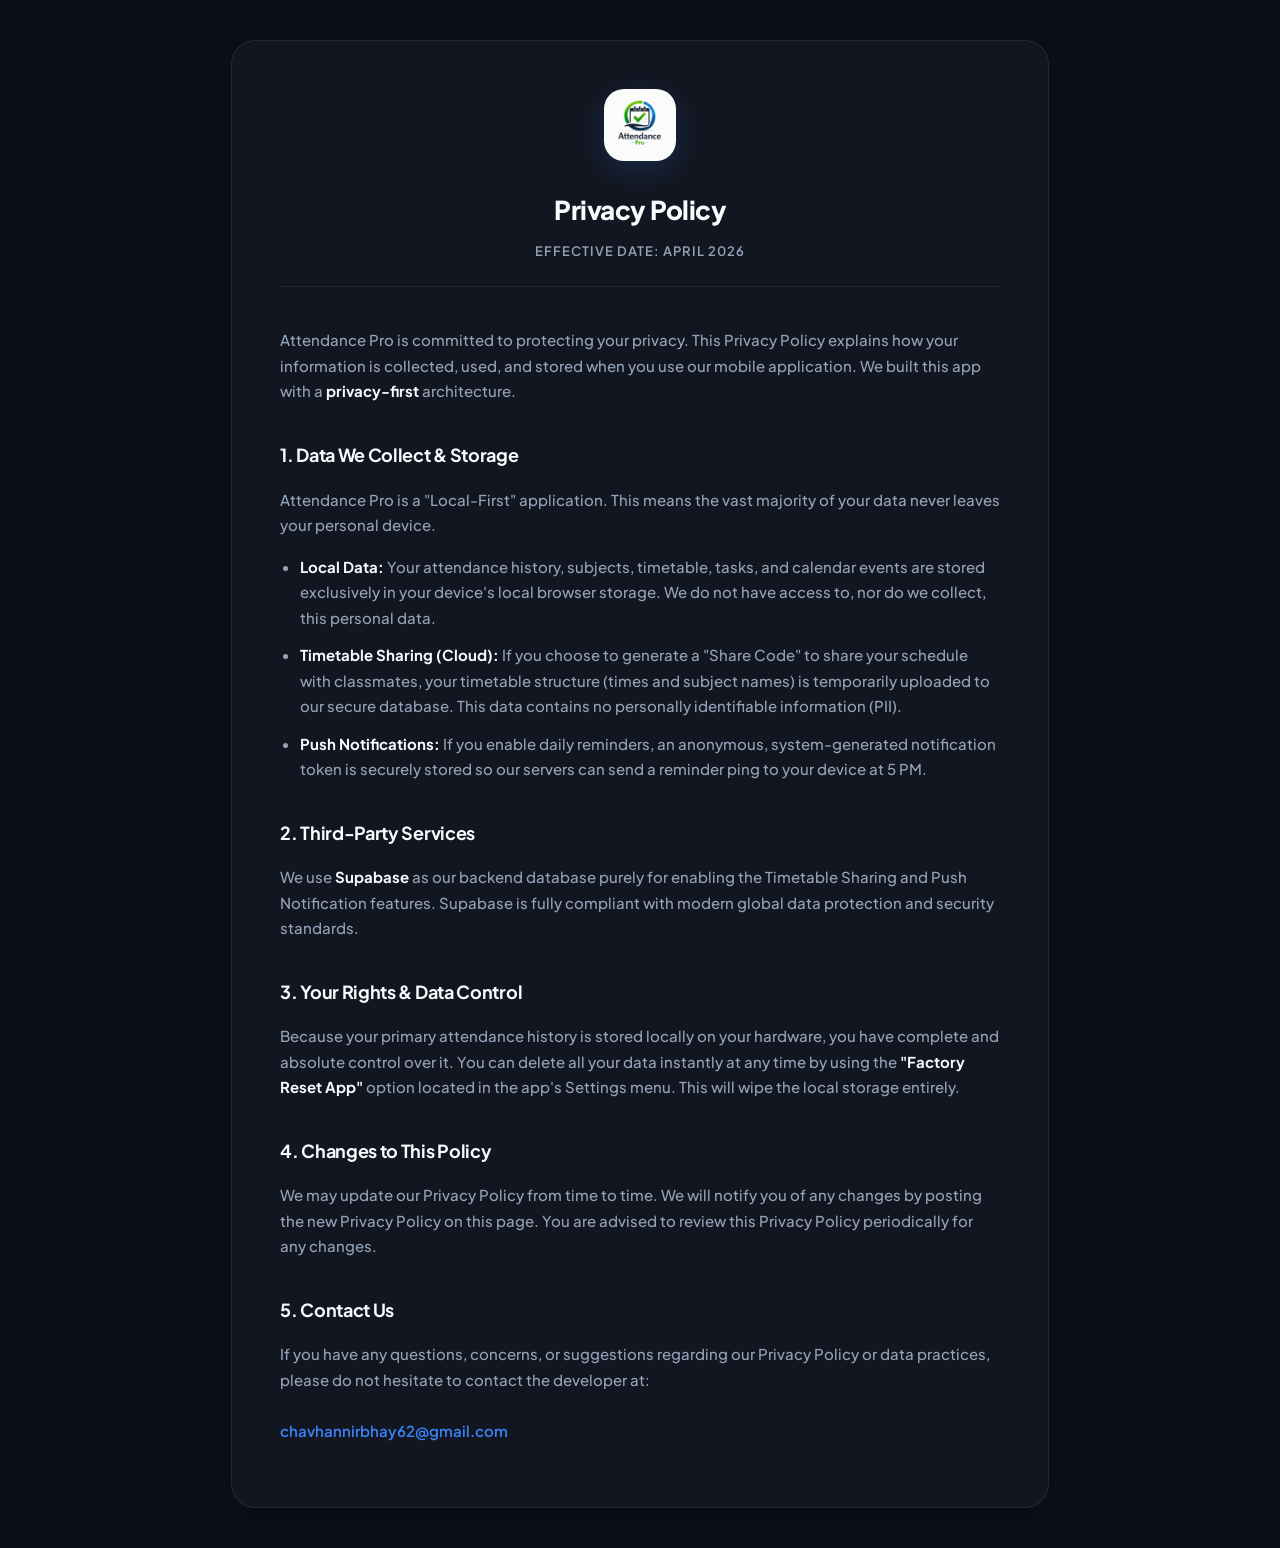
<file: privacy.html>
<!DOCTYPE html>
<html lang="en">
<head>
    <meta charset="UTF-8">
    <meta name="viewport" content="width=device-width, initial-scale=1.0, maximum-scale=1.0, user-scalable=no, viewport-fit=cover">
    <title>Privacy Policy - Attendance Pro</title>
    
    <link rel="preconnect" href="https://fonts.googleapis.com">
    <link rel="preconnect" href="https://fonts.gstatic.com" crossorigin>
    <link href="https://fonts.googleapis.com/css2?family=Plus+Jakarta+Sans:wght@400;500;600;700;800&display=swap" rel="stylesheet">

    <style>
        :root {
            /* Attendance Pro Palette */
            --bg-color: #0B0F19;
            --surface: rgba(255, 255, 255, 0.03);
            --text-main: #f8fafc;
            --text-muted: #94a3b8;
            --border-color: rgba(255, 255, 255, 0.08);
            --accent: #3b82f6;
        }

        body {
            font-family: 'Plus Jakarta Sans', -apple-system, BlinkMacSystemFont, sans-serif;
            background-color: var(--bg-color);
            color: var(--text-muted);
            line-height: 1.7;
            margin: 0;
            padding: 40px 20px;
            -webkit-font-smoothing: antialiased;
        }

        .container {
            max-width: 720px;
            margin: 0 auto;
            background: var(--surface);
            border: 1px solid var(--border-color);
            border-radius: 24px;
            padding: 48px;
            box-shadow: 0 10px 40px rgba(0,0,0,0.2);
        }

        .header-container {
            text-align: center;
            margin-bottom: 40px;
            padding-bottom: 24px;
            border-bottom: 1px solid var(--border-color);
        }

        .logo {
            width: 72px;
            height: 72px;
            border-radius: 20px;
            margin-bottom: 20px;
            box-shadow: 0 8px 30px rgba(59,130,246,0.2);
        }

        h1 {
            color: var(--text-main);
            font-size: 26px;
            font-weight: 800;
            margin: 0 0 8px 0;
            letter-spacing: -0.5px;
        }

        h2 {
            color: var(--text-main);
            font-size: 18px;
            font-weight: 700;
            margin: 36px 0 16px 0;
            letter-spacing: -0.3px;
        }

        .subtitle {
            font-size: 13px;
            font-weight: 600;
            color: var(--text-muted);
            margin: 0;
            text-transform: uppercase;
            letter-spacing: 1px;
        }

        p, li {
            font-size: 15px;
            margin-bottom: 16px;
            color: var(--text-muted);
            font-weight: 500;
        }

        ul {
            padding-left: 20px;
            margin-bottom: 24px;
        }

        li {
            margin-bottom: 12px;
        }

        strong {
            color: var(--text-main);
            font-weight: 700;
        }

        a {
            color: var(--accent);
            text-decoration: none;
            font-weight: 600;
            transition: opacity 0.2s;
        }

        a:hover {
            opacity: 0.8;
            text-decoration: underline;
        }

        /* Mobile adjustments */
        @media (max-width: 600px) {
            .container { padding: 30px 24px; }
            body { padding: 20px 16px; }
        }
    </style>
</head>
<body>

    <div class="container">
        <div class="header-container">
            <img src="assets/icon.png" alt="Attendance Pro Logo" class="logo">
            <h1>Privacy Policy</h1>
            <div class="subtitle">Effective Date: April 2026</div>
        </div>

        <p>Attendance Pro is committed to protecting your privacy. This Privacy Policy explains how your information is collected, used, and stored when you use our mobile application. We built this app with a <strong>privacy-first</strong> architecture.</p>

        <h2>1. Data We Collect & Storage</h2>
        <p>Attendance Pro is a "Local-First" application. This means the vast majority of your data never leaves your personal device.</p>
        <ul>
            <li><strong>Local Data:</strong> Your attendance history, subjects, timetable, tasks, and calendar events are stored exclusively in your device's local browser storage. We do not have access to, nor do we collect, this personal data.</li>
            <li><strong>Timetable Sharing (Cloud):</strong> If you choose to generate a "Share Code" to share your schedule with classmates, your timetable structure (times and subject names) is temporarily uploaded to our secure database. This data contains no personally identifiable information (PII).</li>
            <li><strong>Push Notifications:</strong> If you enable daily reminders, an anonymous, system-generated notification token is securely stored so our servers can send a reminder ping to your device at 5 PM.</li>
        </ul>

        <h2>2. Third-Party Services</h2>
        <p>We use <strong>Supabase</strong> as our backend database purely for enabling the Timetable Sharing and Push Notification features. Supabase is fully compliant with modern global data protection and security standards.</p>

        <h2>3. Your Rights & Data Control</h2>
        <p>Because your primary attendance history is stored locally on your hardware, you have complete and absolute control over it. You can delete all your data instantly at any time by using the <strong>"Factory Reset App"</strong> option located in the app's Settings menu. This will wipe the local storage entirely.</p>

        <h2>4. Changes to This Policy</h2>
        <p>We may update our Privacy Policy from time to time. We will notify you of any changes by posting the new Privacy Policy on this page. You are advised to review this Privacy Policy periodically for any changes.</p>

        <h2>5. Contact Us</h2>
        <p>If you have any questions, concerns, or suggestions regarding our Privacy Policy or data practices, please do not hesitate to contact the developer at: <br><br>
        <a href="mailto:chavhannirbhay62@gmail.com">chavhannirbhay62@gmail.com</a></p>
    </div>

</body>
</html>
</file>
